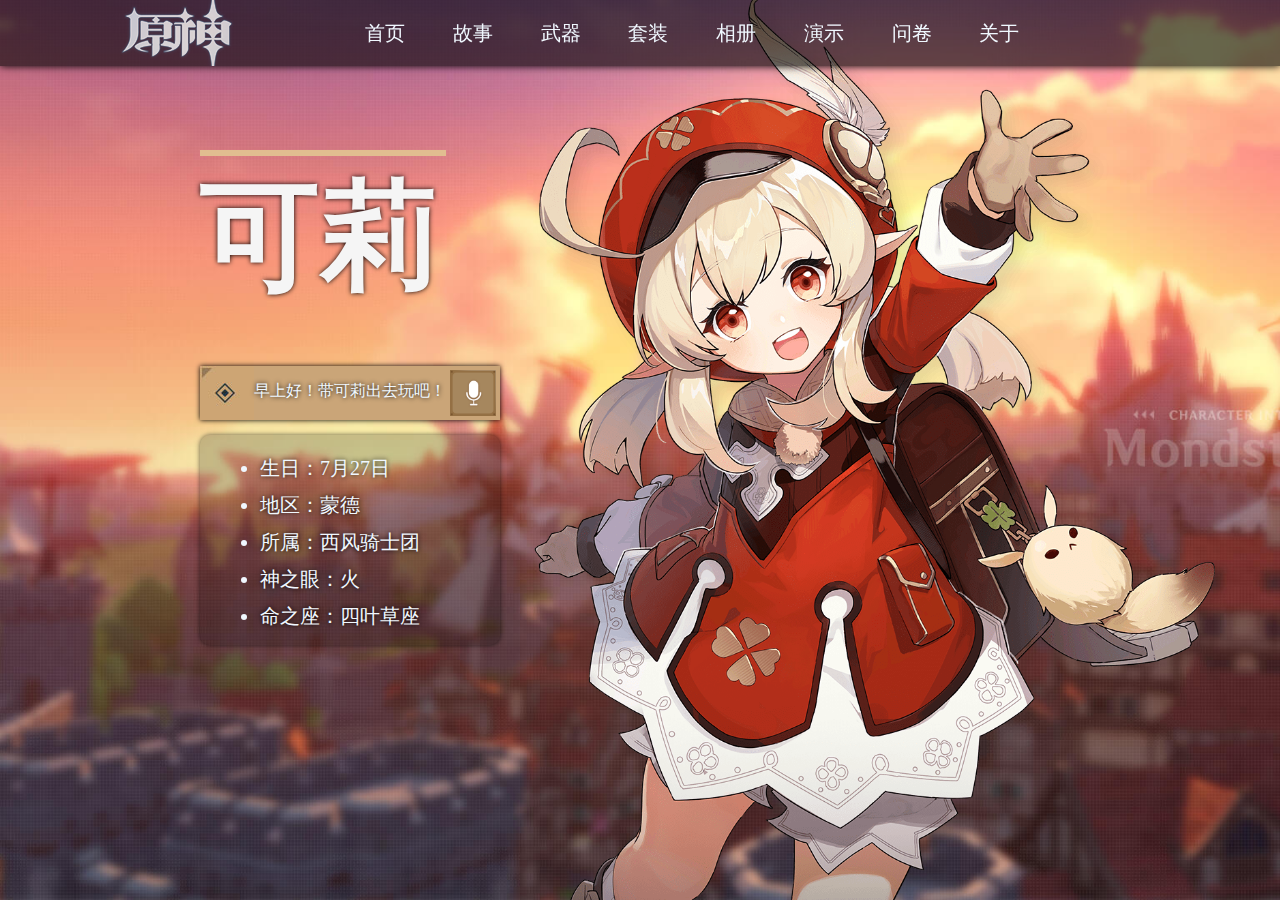
<file: index.html>
<!DOCTYPE html>

<html>
    <head>
        <title>角色介绍：可莉</title>

        <meta charset="utf-8">

        <link href="./css/main.css" rel="stylesheet" type="text/css" />
        <link href="./css/navi.css" rel="stylesheet" type="text/css" />

        <style>
            body {
                background: linear-gradient(rgb(167, 110, 158), rgb(244, 186, 133));

                background-position: center center;
                background-repeat: no-repeat;
                background-attachment: fixed;
                background-size: cover;
            }
            
            #__body {
                opacity: 0;

                transition-property: all;
                transition-duration: 0.5s;
            }

            .frame-box {
                width: 100%;
                height: 100%;
                position: absolute;

                background: linear-gradient(rgb(167, 110, 158), rgb(244, 186, 133));
                
                background-position: center center;
                background-repeat: no-repeat;
                background-attachment: fixed;
                background-size: cover;

                overflow: hidden;
            }

            iframe {
                width: 100%;
                height: 100%;
                position: absolute;

                transition-property: all;
                transition-duration: 0.5s;
            }
        </style>
    </head>

    <body>
        
        <div id="__body">
            <div class="navi-box" id="__navi_box">
                <div class="menu-panel-box">
                    <iframe id="__menu_panel_frame" class="menu-panel-frame" src="./pages/_menu_panel.html" frameborder="0"></iframe>
                </div>

                <div class="navi-bar" id="__navi_bar">
                    <img style="cursor: pointer;" src="./static/genshin-logo.png" onclick="setFrameUrl('https://ys.mihoyo.com/main/')">

                    <table class="navi-table">
                        <tr>
                            <td class="navi-item" onclick="setFrameUrl('./pages/main.html')"><div class="navi-item-stick"></div>首页</td>
                            <td class="navi-item" onclick="setFrameUrl('./pages/main.html#char-story')"><div class="navi-item-stick"></div>故事</td>
                            <td class="navi-item" onclick="setFrameUrl('./pages/weapon.html')"><div class="navi-item-stick"></div>武器</td>
                            <td class="navi-item" onclick="setFrameUrl('./pages/artifact.html')"><div class="navi-item-stick"></div>套装</td>
                            <td class="navi-item" onclick="setFrameUrl('./pages/album.html')"><div class="navi-item-stick"></div>相册</td>
                            <td class="navi-item" onclick="switchNaviBox(0, './pages/_menu_panel.html')"><div class="navi-item-stick"></div><span id="__more_text">演示</span></td>
                            <td class="navi-item" onclick="switchNaviBox(1, './pages/_quest.html')"><div class="navi-item-stick"></div><span id="__more_text_2">问卷</span></td>
                            <td class="navi-item" onclick="setFrameUrl('./pages/about.html')"><div class="navi-item-stick"></div>关于</td>
                        </tr>
                    </table>
                </div>
            </div>

            <div class="frame-box">
                <iframe id="__frame" src="./pages/main.html" frameborder="0"></iframe>
            </div>
        </div>

        <script>
            setTimeout(() => {     
                var body = document.getElementById('__body');
                body.style.opacity = '1';
            }, 500);
            
            (() => {
                    console.log('requesting fullscreen');
                    document.documentElement.requestFullscreen();

                    console.log('init frame.');
                    var frame = document.getElementById('__frame');
                    var menu_frame = document.getElementById('__menu_panel_frame');
    
                    frame.addEventListener( "load", function(){  
                        console.log('frame load complete');
                        frame.style.opacity = '1';

                        this.removeEventListener( "load", arguments.call, false);  
                    }, false);
                    
                    menu_frame.addEventListener( "load", function(){  
                        console.log('menu frame load complete');
                        menu_frame.style.opacity = '1';

                        this.removeEventListener( "load", arguments.call, false);  
                    }, false);
            })();
        </script>

        <script type="text/javascript" src="./js/main.js"></script>
        <script type="text/javascript" src="./js/navi.js"></script>
        
        <audio id="__main_bgm" src="./static/genshin-activity-bgm.mp3" autoplay loop></audio>

        <style>
            @font-face {
              font-family: "hk4e";
              src: url("./fonts/hk4e_zh-cn.ttf");
            }
        </style>
    </body>
</html>
</file>
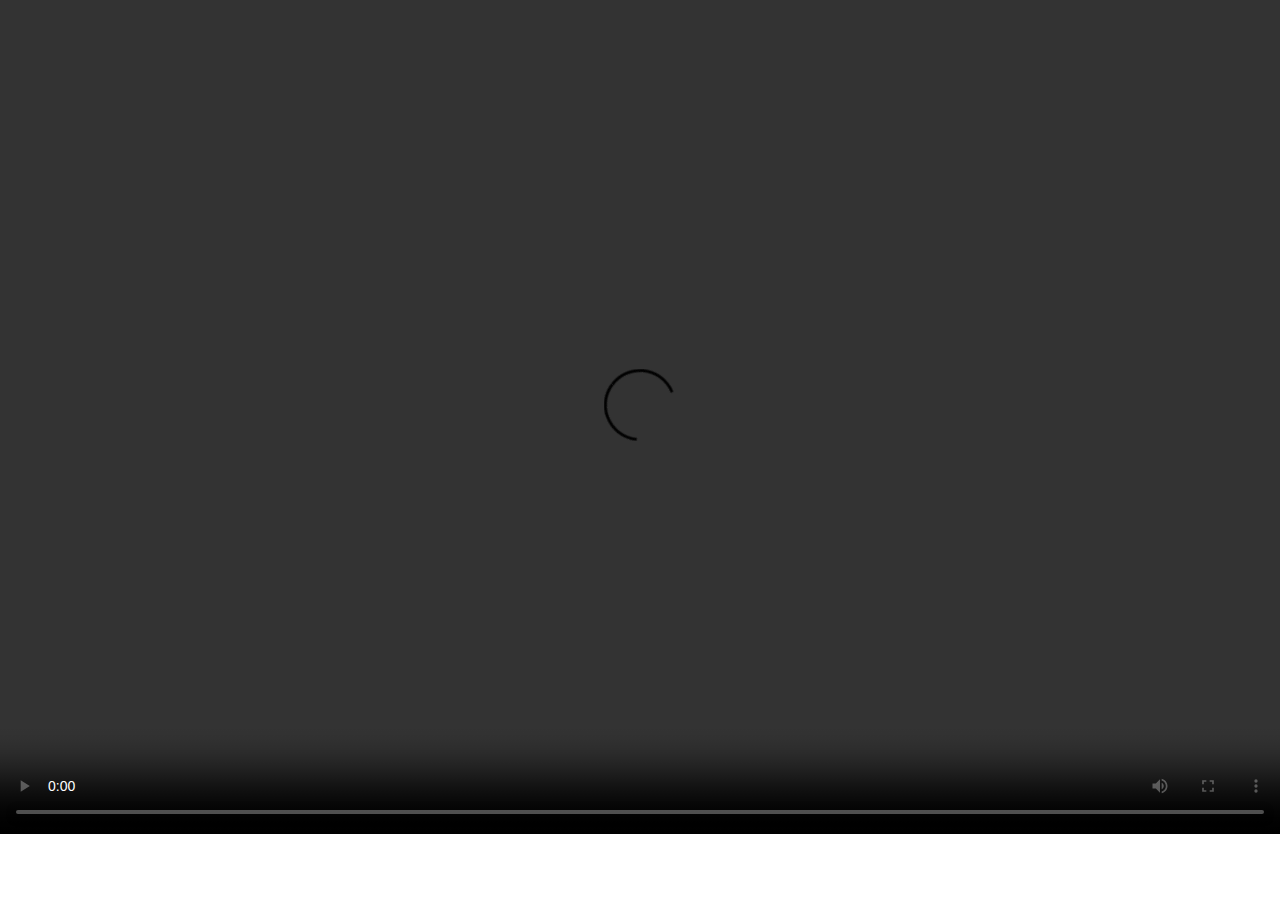
<file: pages/_menu_panel.html>
<!DOCTYPE html>
<html lang="en">
<head>
    <meta charset="UTF-8">
    <meta name="viewport" content="width=device-width, initial-scale=1.0">
    <title>Menu Panel</title>

    <style>
        ::-webkit-scrollbar {
            width: 0px;
        }

        @font-face {
            font-family: "hk4e";
            src: url("../fonts/hk4e_zh-cn.ttf");
        }

        * {
            margin: 0px;
        }

        .menu-panel-body {
            overflow: hidden;
            width: 100%;
            height: 100%;

            background-color: black;
        }

        .menu-panel-img {
            width: 100%;
            height: 100%;
            
            opacity: 0.5;

            object-fit: cover;

            transition-property: all;
            transition-duration: 0.5s;
        }

        .menu-panel-img:hover {
            scale: 1.05;
            opacity: 0.7;
        }

        #__video_char_demo {
            z-index: 999;
            height: 100%;
            width: 100%;
        }
    </style>
</head>
<body>
    <div class="menu-panel-body" id="__panel_body">
        <video id="__video_char_demo" controlslist="nodownload" controls src="https://uploadstatic.mihoyo.com/hk4e/upload/officialsites/202010/可莉game_1603073107_8874.mp4"></video>
    </div>
    
    <script>
        window.onload = () => {
            settingBody();
        };

        window.onresize = () => {
            settingBody();
        }

        function settingBody() {
            console.log('menu panel setting: ' + window.innerWidth + 'x' + window.innerHeight);

            var body = document.getElementById('__panel_body');
            var video = document.getElementById('__video_char_demo');

            var box_height = window.innerHeight - 66;

            body.style.height = box_height + 'px';
            body.style.width = window.innerWidth + 'px';
            video.style.height = box_height + 'px';
            video.style.width = window.innerWidth + 'px';
        }
    </script>
</body>
</html>
</file>
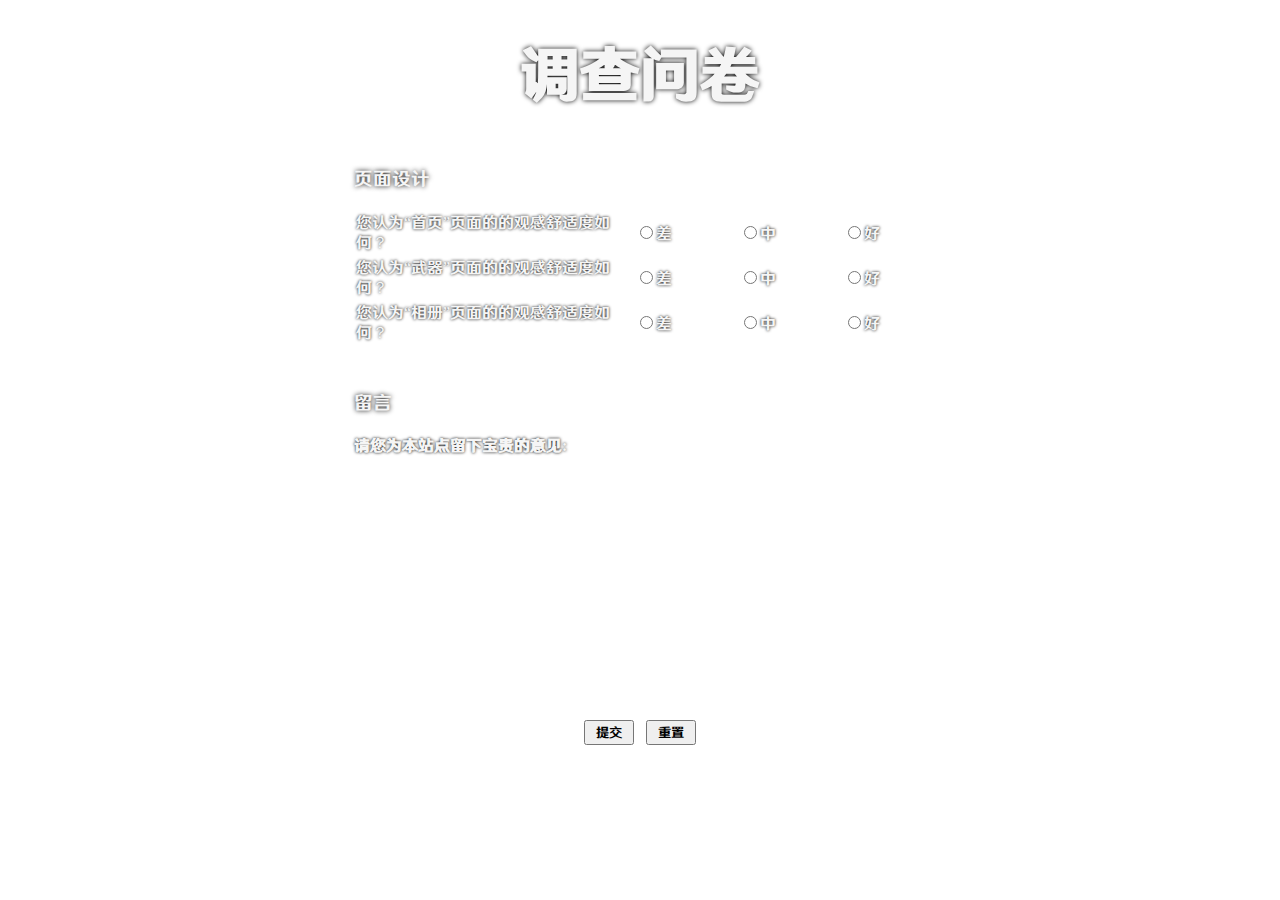
<file: pages/_quest.html>
<!DOCTYPE html>
<html lang="en">

<head>
    <meta charset="UTF-8">
    <meta name="viewport" content="width=device-width, initial-scale=1.0">
    <title>Document</title>

    <style>
            
        @font-face {
          font-family: "hk4e";
          src: url("../fonts/hk4e_zh-cn.ttf");
        }

        .quest-content {
            width: 50%;
            margin: auto;
            height: 50%;
        }

        .quest-header {
            text-align: center;
            font-family: 'hk4e';
            color: whitesmoke;
            text-shadow: 0 0 5px black;
            font-size: 30px;
        }

        .form-section {
            background-color: rgba(255, 255, 255, 0.3);
            padding: 10px;
            border-radius: 10px;
            box-shadow: 0 0 10px rgba(255, 255, 255, 0.3);

            margin-bottom: 20px;
        }

        .text-input-box {
            border-radius: 5px;
            border: 0;

            height: 30px;

            transition-duration: 0.2s;
            transition-property: all;
        }

        .text-input-box:focus {
            outline: 0;
            box-shadow: 0 0 5px black;
        }

        .form-table {
            width: 100%;
        }

        .form-table tr {
            height: 30px;
        }

        .form-topic {
            margin-left: 20px;
            margin-top: 5px;
            font-family: 'hk4e';
            color: whitesmoke;
            font-weight: 100;
            text-shadow: 0 0 5px black;
        }

        .quest-text {
            font-family: 'hk4e';
            padding-left: 20px;
            color:whitesmoke;
            text-shadow: 0 0 3px black;
        }

        .quest-text:hover {
            cursor: default;
        }

        .opt-cell {
            font-family: 'hk4e';
            color: whitesmoke;
            text-shadow: 0 0 3px black;
            width: 100px;
        }

        .form-textarea {
            font-family: 'hk4e';
            margin: 20px;
            padding: 0px;
            resize: none;
            padding: 10px;
            border-radius: 10px;

            transition-property: all;
            transition-duration: 0.3s;
            
            box-shadow: 0 0 5px rgba(255, 255, 255, 0.5);
            background-color: rgba(255, 255, 255, 0.8);

            border: 0;
        }

        .form-textarea:focus {
            outline: 0;
            box-shadow: 0 0 5px rgba(255, 255, 255, 1);
        }

        .function-btn-box {
            margin: auto;
            width: 20%;
            display: flex;
        }

        .function-btn-box input {
            margin: auto;
            height: 25px;
            width: 50px;

            transition-duration: 0.3s;
            transition-property: all;

            font-family: 'hk4e';
        }
    </style>
</head>

<body>
    <div class="quest-header">
        <h1>调查问卷</h1>
    </div>
    <div class="quest-content">
        <form action="./_query_parse.html" target="_blank">
            <div class="form-section">
                <h3 class="form-topic">页面设计</h3>
                <table class="form-table">
                    <tr>
                        <td class="quest-text">您认为“首页”页面的的观感舒适度如何？</td>
                        <td class="opt-cell"><input type="radio" name="MainComfort" value="bad" required>差</td>
                        <td class="opt-cell"><input type="radio" name="MainComfort" value="normal" required>中</td>
                        <td class="opt-cell"><input type="radio" name="MainComfort" value="good" required>好</td>
                    </tr>
                    
                    <tr>
                        <td class="quest-text">您认为“武器”页面的的观感舒适度如何？</td>
                        <td class="opt-cell"><input type="radio" name="WeaponComfort" value="bad" required>差</td>
                        <td class="opt-cell"><input type="radio" name="WeaponComfort" value="normal" required>中</td>
                        <td class="opt-cell"><input type="radio" name="WeaponComfort" value="good" required>好</td>
                    </tr>
                    
                    <tr>
                        <td class="quest-text">您认为“相册”页面的的观感舒适度如何？</td>
                        <td class="opt-cell"><input type="radio" name="MainAlbum" value="bad" required>差</td>
                        <td class="opt-cell"><input type="radio" name="MainAlbum" value="normal" required>中</td>
                        <td class="opt-cell"><input type="radio" name="MainAlbum" value="good" required>好</td>
                    </tr>
                </table>
            </div>

            <div class="form-section">
                <h3 class="form-topic">留言</h3>
                
                <h4 style="color: whitesmoke; font-family: 'hk4e'; text-shadow: 0 0 3px black; padding-left: 20px; margin-bottom: 0px;">请您为本站点留下宝贵的意见:</h4>
                <textarea class="form-textarea" name="issue" rows="10" style="width: calc(100% - 60px)"></textarea>
            </div>

            <div class="form-section">
                <div class="function-btn-box">
                    <input type="submit" value="提交">
                    <input type="reset" value="重置">
                </div>
            </div>
        </form>
    </div>

    <script>
        window.onload = () => {
            checkQueryString();
        }

        function checkQueryString() {
            var alert_msg = '';
            
            var queries = location.search.substring(1).split('&');

            if (queries == '')
                return;

            for (i = 0; i < queries.length; ++i) {
                [k, v] = queries[i].split('=');

                if (v != '')
                    alert_msg += k + ': ' + v + '\n';
            }

            alert('您的提交内容为：\n\n' + alert_msg + '\n感谢您的反馈！');
        }
    </script>
</body>

</html>
</file>
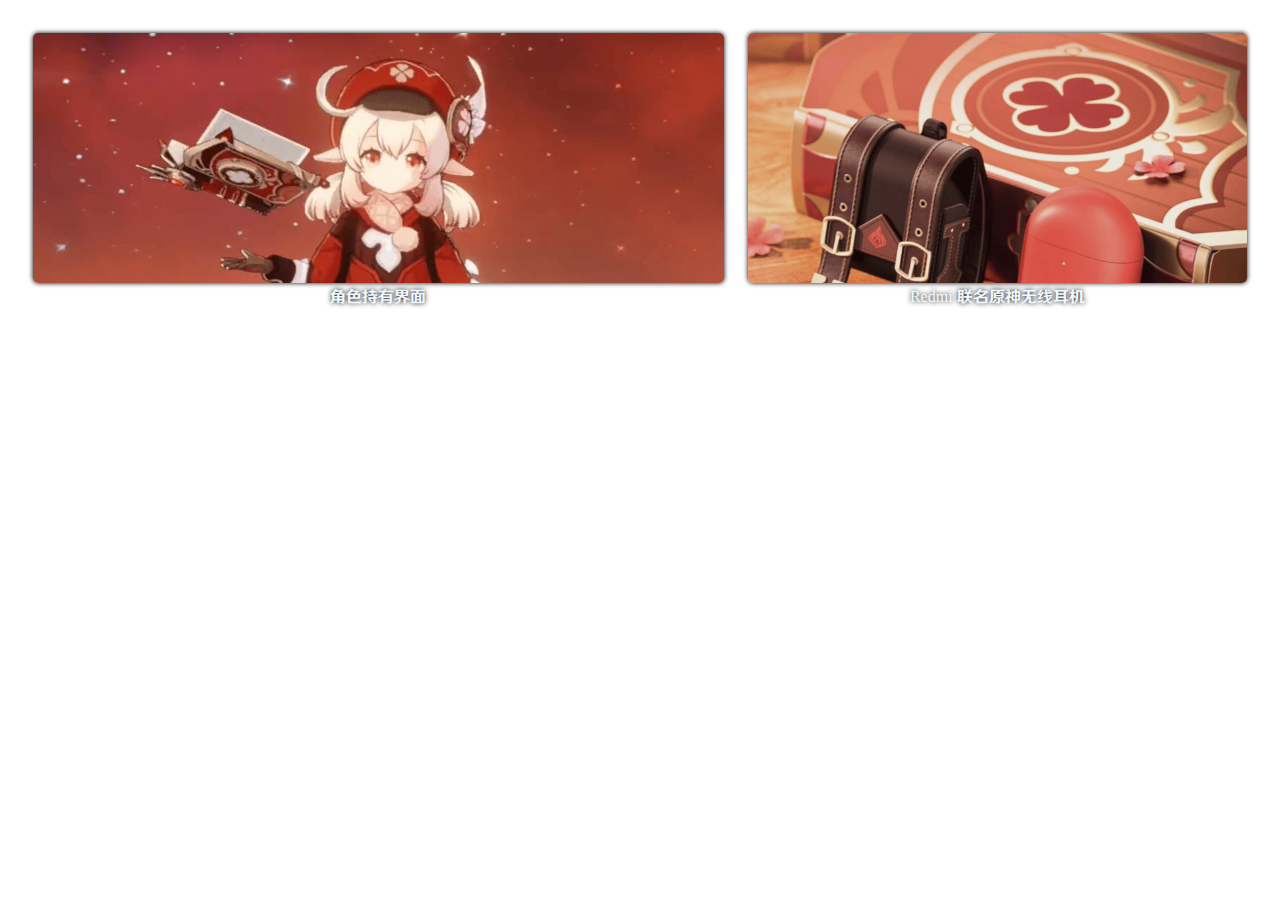
<file: pages/_weapon_album_dodoco.html>
<!DOCTYPE html>

<html>
    <header>
        <style>
            ::-webkit-scrollbar {
                width: 0px;
            }

            html, body {
                scroll-behavior: smooth;
                margin: 10px;
            }
            
            @font-face {
              font-family: "hk4e";
              src: url("../fonts/hk4e_zh-cn.ttf");
            }

            .album-image {
                width: 100%;
            }

            .album-table {
                width: 100%;
            }

            .album-image-cell-box {
                padding: 10px;
                transition-duration: 0.5s;
                transition-property: all;
            }

            .album-image-cell-box:hover {
                scale: 1.03;
                cursor: pointer;
            }
            
            .album-image-cell-box img {
                box-shadow: 0 0 5px black;
                height: 250px;
                border-radius: 5px;
                object-fit: cover;
            }
            
            .album-image-cell-box p {
                font-family: 'hk4e';
                width: 100%;
                color:aliceblue;
                text-shadow: 0 0 5px black;
                text-align: center;
                margin-top: 0px;
            }

            .image-preview-box {
                transition-duration: 0.5s;
                transition-property: all;

                position: fixed;
                width: calc(100% - 45px);
                height: calc(100% - 40px);
                
                z-index: 999;
                opacity: 0;

                border-radius: 10px;
                box-shadow: 0 0 10px rgba(0, 0, 0, 0.5);

                background-color: rgba(0, 0, 0, 0.5);

                display: none;
            }
            
            .image-preview-box div {
                width: 100%;
                height: 80%;

                margin-top: 50px;
                
                text-align: center;
                vertical-align: middle;
            }

            .image-preview-box img {
                height: 100%;
                margin: auto;
                
                border-radius: 5px;
                box-shadow: 0 0 5px black;
            }
        </style>
    </header>

    <body>
        <script>
            function openPreview(img) {
                var prev = document.getElementById('__image_preview_box');
                var prev_img = document.getElementById('__preview_img');

                prev.style.display = 'block';
                prev_img.src = img.src;
                setTimeout(() => {
                    prev.style.opacity = '1';
                }, 100);
            }

            function closePreview() {
                var prev = document.getElementById('__image_preview_box');
                
                prev.style.opacity = '0';

                setTimeout(() => {
                    prev.style.display = 'none';
                }, 500);
            }
        </script>

        <div class="image-preview-box" id="__image_preview_box">
            <div onclick="closePreview()">
                <img id="__preview_img" src="../static/weapons/dodoco_stories/img_1.png" onclick="closePreview()">
            </div>
        </div>
        <div class="album-table-box">
            <table class="album-table">
                <tr>
                    <td class="album-image-cell">
                        <div class="album-image-cell-box">
                            <img class="album-image" src="../static/weapons/dodoco_stories/img_1.png" onclick="openPreview(this)">
                            <p>角色持有界面</p>
                        </div>
                    </td>

                    <td class="album-image-cell">
                        <div class="album-image-cell-box">
                            <img class="album-image" src="../static/weapons/dodoco_stories/img_2.png" onclick="openPreview(this)">
                            <p>Redmi 联名原神无线耳机</p>
                        </div>
                    </td>
                </tr>
            </table>
        </div>
    </body>
</html>
</file>
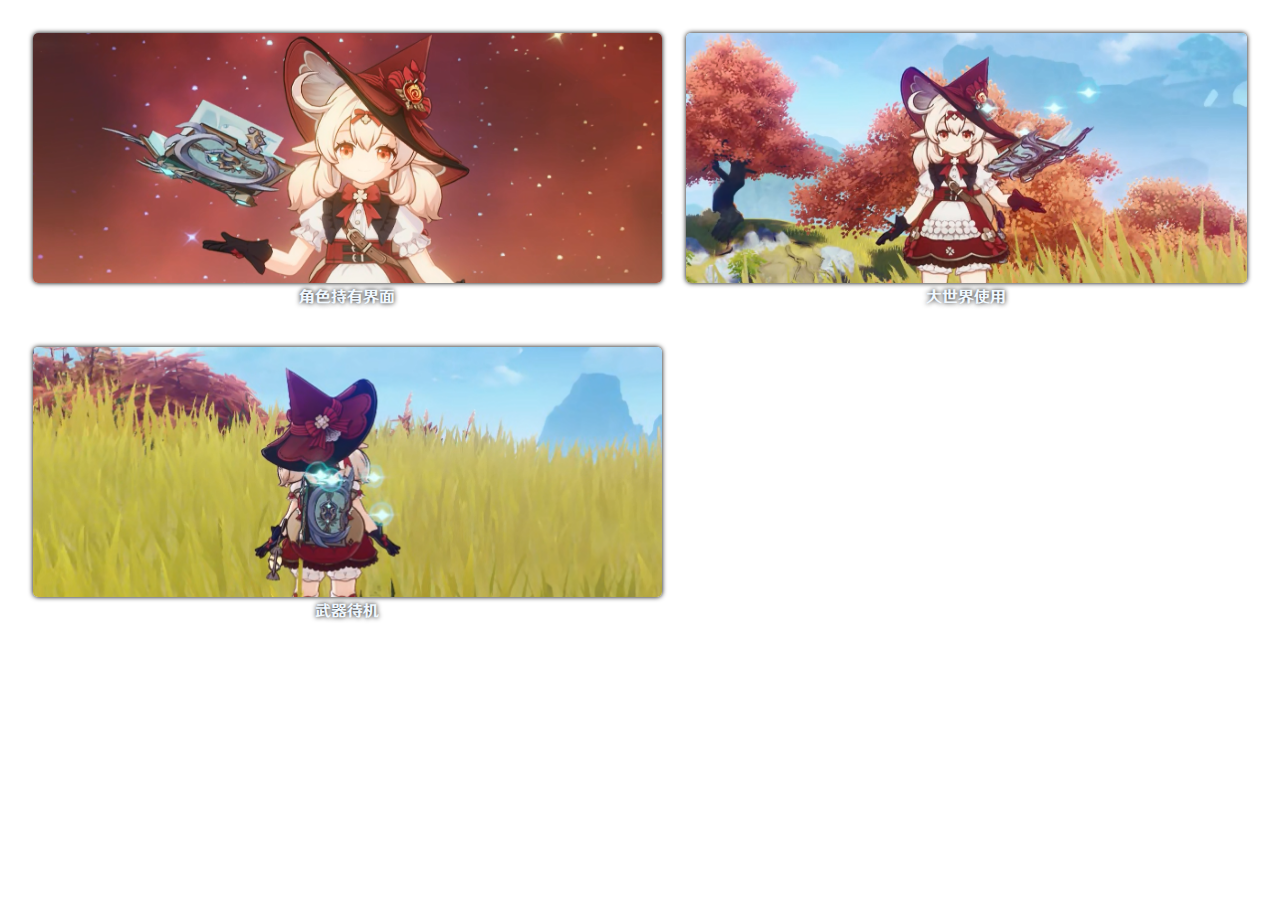
<file: pages/_weapon_album_wind.html>
<!DOCTYPE html>

<html>
    <header>
        <style>
            ::-webkit-scrollbar {
                width: 0px;
            }

            html, body {
                scroll-behavior: smooth;
                margin: 10px;
            }
            
            @font-face {
              font-family: "hk4e";
              src: url("../fonts/hk4e_zh-cn.ttf");
            }

            .album-image {
                width: 100%;
            }

            .album-table {
                width: 100%;
            }

            .album-image-cell-box {
                padding: 10px;
                transition-duration: 0.5s;
                transition-property: all;
            }

            .album-image-cell-box:hover {
                scale: 1.03;
                cursor: pointer;
            }
            
            .album-image-cell-box img {
                box-shadow: 0 0 5px black;
                height: 250px;
                border-radius: 5px;
                object-fit: cover;
            }
            
            .album-image-cell-box p {
                font-family: 'hk4e';
                width: 100%;
                color:aliceblue;
                text-shadow: 0 0 5px black;
                text-align: center;
                margin-top: 0px;
            }

            .image-preview-box {
                transition-duration: 0.5s;
                transition-property: all;

                position: fixed;
                width: calc(100% - 45px);
                height: calc(100% - 40px);
                
                z-index: 999;
                opacity: 0;

                border-radius: 10px;
                box-shadow: 0 0 10px rgba(0, 0, 0, 0.5);

                background-color: rgba(0, 0, 0, 0.5);

                display: none;
            }
            
            .image-preview-box div {
                width: 100%;
                height: 80%;

                margin-top: 50px;
                
                text-align: center;
                vertical-align: middle;
            }

            .image-preview-box img {
                height: 100%;
                margin: auto;
                
                border-radius: 5px;
                box-shadow: 0 0 5px black;
            }
        </style>
    </header>

    <body>
        <script>
            function openPreview(img) {
                var prev = document.getElementById('__image_preview_box');
                var prev_img = document.getElementById('__preview_img');

                prev.style.display = 'block';
                prev_img.src = img.src;
                setTimeout(() => {
                    prev.style.opacity = '1';
                }, 100);
            }

            function closePreview() {
                var prev = document.getElementById('__image_preview_box');
                
                prev.style.opacity = '0';

                setTimeout(() => {
                    prev.style.display = 'none';
                }, 500);
            }
        </script>

        <div class="image-preview-box" id="__image_preview_box">
            <div onclick="closePreview()">
                <img id="__preview_img" src="../static/weapons/dodoco_stories/img_1.png" onclick="closePreview()">
            </div>
        </div>
        <div class="album-table-box">
            <table class="album-table">
                <tr>
                    <td class="album-image-cell">
                        <div class="album-image-cell-box">
                            <img class="album-image" src="../static/weapons/four_wind/weapon_hold.png" onclick="openPreview(this)">
                            <p>角色持有界面</p>
                        </div>
                    </td>

                    <td class="album-image-cell">
                        <div class="album-image-cell-box">
                            <img class="album-image" src="../static/weapons/four_wind/weapon_use.png" onclick="openPreview(this)">
                            <p>大世界使用</p>
                        </div>
                    </td>
                </tr>

                <tr>
                    <td class="album-image-cell">
                        <div class="album-image-cell-box">
                            <img class="album-image" src="../static/weapons/four_wind/weapon_back.png" onclick="openPreview(this)">
                            <p>武器待机</p>
                        </div>
                    </td>
                </tr>
            </table>
        </div>
    </body>
</html>
</file>
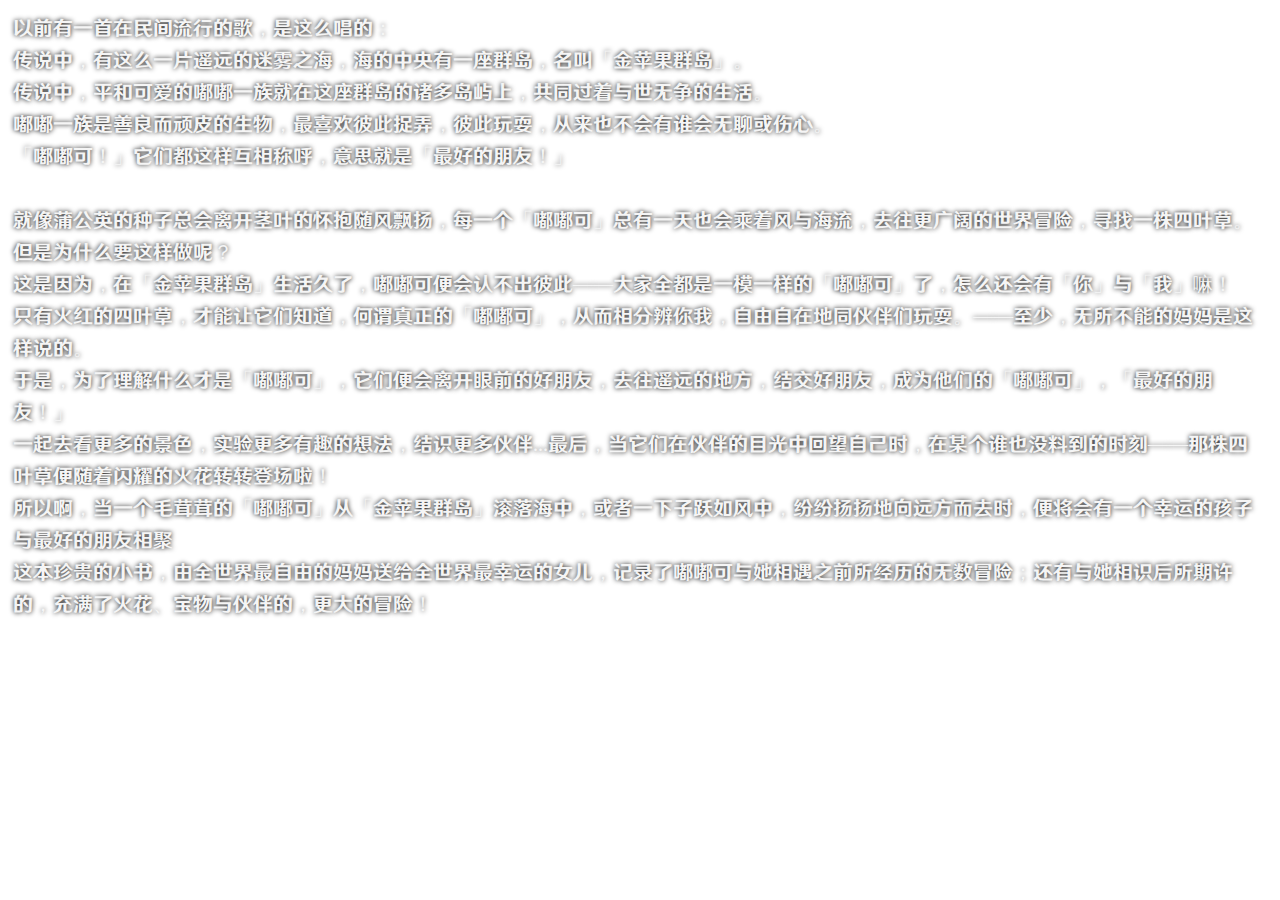
<file: pages/_weapon_story_dodoco.html>
<!DOCTYPE html>

<html>
    <head>
        <style>
            ::-webkit-scrollbar {
                width: 0px;
            }

            html, body {
                scroll-behavior: smooth;
            }
            
            @font-face {
              font-family: "hk4e";
              src: url("../fonts/hk4e_zh-cn.ttf");
            }

            .story-text {
                color: whitesmoke;
                font-family: 'hk4e';
                line-height: 32px;
                padding: 5px;
                text-shadow: 0 0 5px black;
                font-size: 20px;
            }

            .story-text:hover {
                cursor: default;
            }
        </style>
    </head>
    
    <body>
        <div class="story-text">
        以前有一首在民间流行的歌，是这么唱的：
        <br>
        传说中，有这么一片遥远的迷雾之海，海的中央有一座群岛，名叫「金苹果群岛」。
        <br>
        传说中，平和可爱的嘟嘟一族就在这座群岛的诸多岛屿上，共同过着与世无争的生活。
        <br>
        嘟嘟一族是善良而顽皮的生物，最喜欢彼此捉弄，彼此玩耍，从来也不会有谁会无聊或伤心。
        <br>
        「嘟嘟可！」它们都这样互相称呼，意思就是「最好的朋友！」
        <br>
        <br>

        就像蒲公英的种子总会离开茎叶的怀抱随风飘扬，每一个「嘟嘟可」总有一天也会乘着风与海流，去往更广阔的世界冒险，寻找一株四叶草。
        <br>
        但是为什么要这样做呢？
        <br>
        这是因为，在「金苹果群岛」生活久了，嘟嘟可便会认不出彼此——大家全都是一模一样的「嘟嘟可」了，怎么还会有「你」与「我」嘛！
        <br>
        只有火红的四叶草，才能让它们知道，何谓真正的「嘟嘟可」，从而相分辨你我，自由自在地同伙伴们玩耍。——至少，无所不能的妈妈是这样说的。
        <br>
        于是，为了理解什么才是「嘟嘟可」，它们便会离开眼前的好朋友，去往遥远的地方，结交好朋友，成为他们的「嘟嘟可」，「最好的朋友！」
        <br>
        一起去看更多的景色，实验更多有趣的想法，结识更多伙伴...最后，当它们在伙伴的目光中回望自己时，在某个谁也没料到的时刻——那株四叶草便随着闪耀的火花转转登场啦！
        <br>
        所以啊，当一个毛茸茸的「嘟嘟可」从「金苹果群岛」滚落海中，或者一下子跃如风中，纷纷扬扬地向远方而去时，便将会有一个幸运的孩子与最好的朋友相聚
        <br>
        这本珍贵的小书，由全世界最自由的妈妈送给全世界最幸运的女儿，记录了嘟嘟可与她相遇之前所经历的无数冒险；还有与她相识后所期许的，充满了火花、宝物与伙伴的，更大的冒险！
        <br>
        </div>
    </body>
</html>
</file>
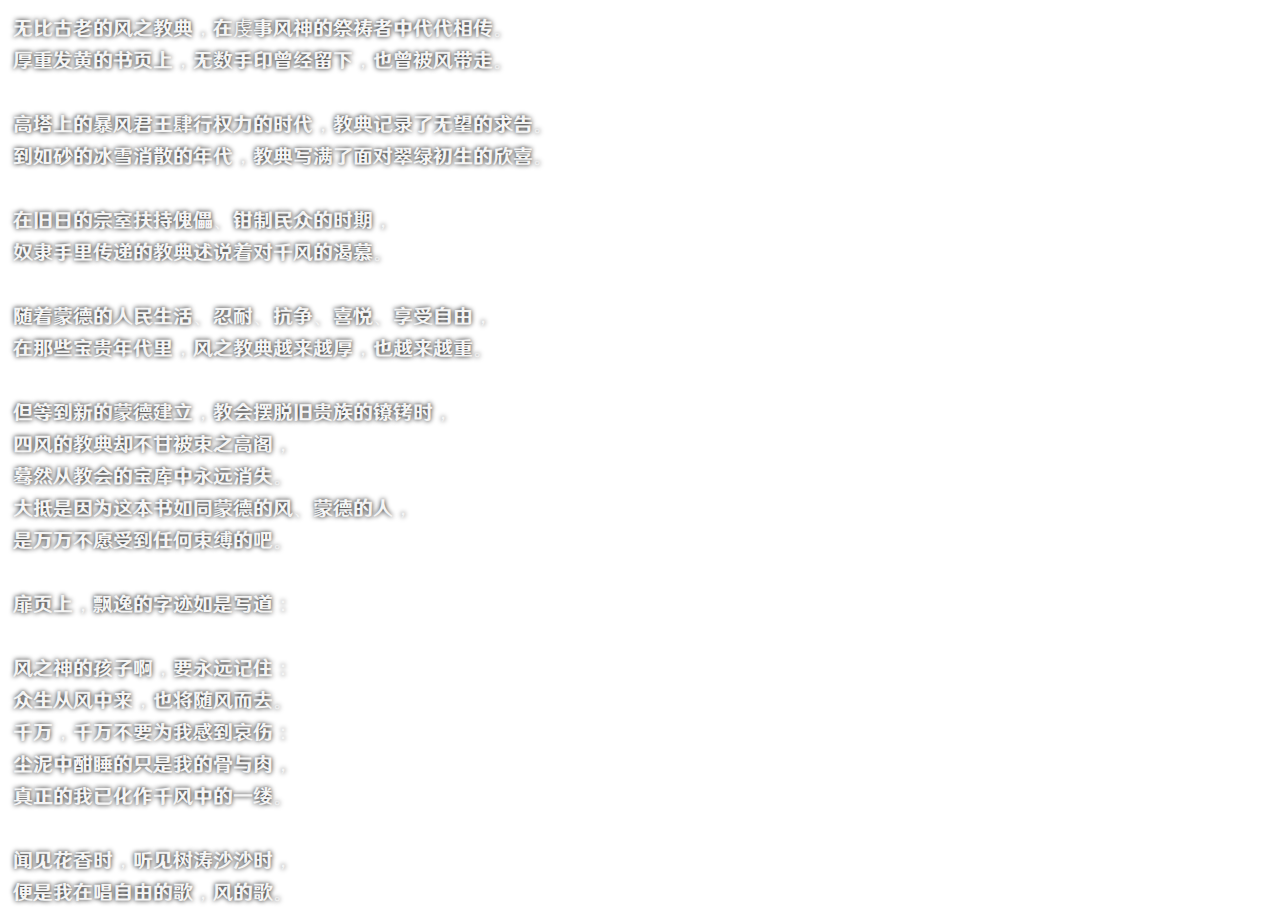
<file: pages/_weapon_story_wind.html>
<!DOCTYPE html>

<html>
    <head>
        <style>
            ::-webkit-scrollbar {
                width: 0px;
            }

            html, body {
                scroll-behavior: smooth;
            }
            
            @font-face {
              font-family: "hk4e";
              src: url("../fonts/hk4e_zh-cn.ttf");
            }

            .story-text {
                color: whitesmoke;
                font-family: 'hk4e';
                line-height: 32px;
                padding: 5px;
                text-shadow: 0 0 5px black;
                font-size: 20px;
            }

            .story-text:hover {
                cursor: default;
            }
        </style>
    </head>
    
    <body>
        <div class="story-text">
            无比古老的风之教典，在虔事风神的祭祷者中代代相传。<br>
            厚重发黄的书页上，无数手印曾经留下，也曾被风带走。<br><br>
            高塔上的暴风君王肆行权力的时代，教典记录了无望的求告。<br>
            到如砂的冰雪消散的年代，教典写满了面对翠绿初生的欣喜。<br><br>
            在旧日的宗室扶持傀儡、钳制民众的时期，<br>
            奴隶手里传递的教典述说着对千风的渴慕。<br><br>
            随着蒙德的人民生活、忍耐、抗争、喜悦、享受自由，<br>
            在那些宝贵年代里，风之教典越来越厚，也越来越重。<br><br>
            但等到新的蒙德建立，教会摆脱旧贵族的镣铐时，<br>
            四风的教典却不甘被束之高阁，<br>
            蓦然从教会的宝库中永远消失。<br>
            大抵是因为这本书如同蒙德的风、蒙德的人，<br>
            是万万不愿受到任何束缚的吧。<br><br>
            扉页上，飘逸的字迹如是写道：<br><br>
            风之神的孩子啊，要永远记住：<br>
            众生从风中来，也将随风而去。<br>
            千万，千万不要为我感到哀伤：<br>
            尘泥中酣睡的只是我的骨与肉，<br>
            真正的我已化作千风中的一缕。<br><br>
            闻见花香时，听见树涛沙沙时，<br>
            便是我在唱自由的歌，风的歌。<br>
        </div>
    </body>
</html>
</file>
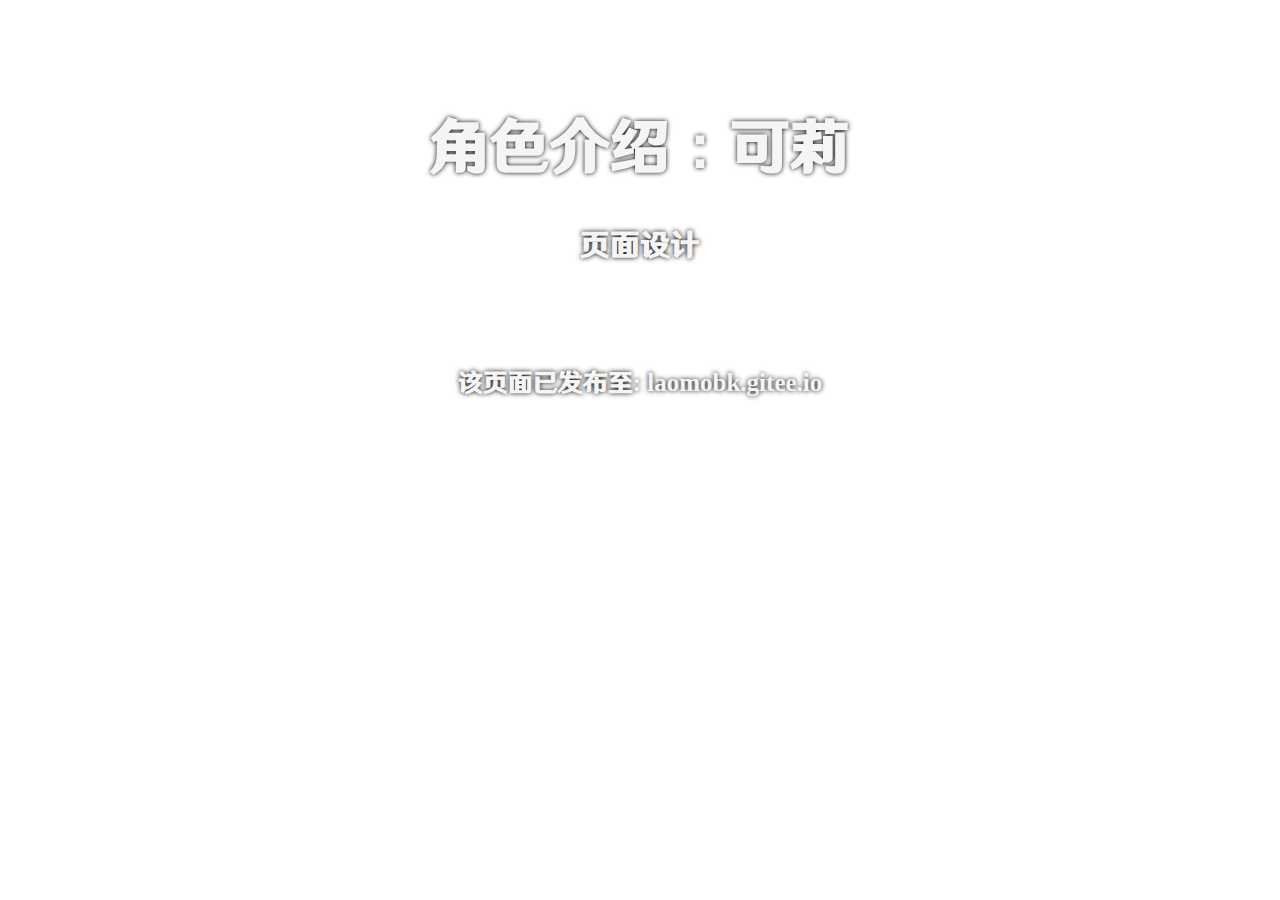
<file: pages/about.html>
<!DOCTYPE html>
<html lang="en">
<head>
    <meta charset="UTF-8">
    <meta name="viewport" content="width=device-width, initial-scale=1.0">
    <title>Document</title>

    <style>
        @font-face {
          font-family: "hk4e";
          src: url("../fonts/hk4e_zh-cn.ttf");
        }
    </style>
    
    <link href="../css/about.css" rel="stylesheet" type="text/css" />
</head>
<body>
    <div class="text-box">
        <h1>角色介绍：可莉</h1>
        <h3>页面设计</h3>
        <br>

        <br>
        <h4>该页面已发布至: laomobk.gitee.io</h4>
    </div>
</body>
</html>
</file>
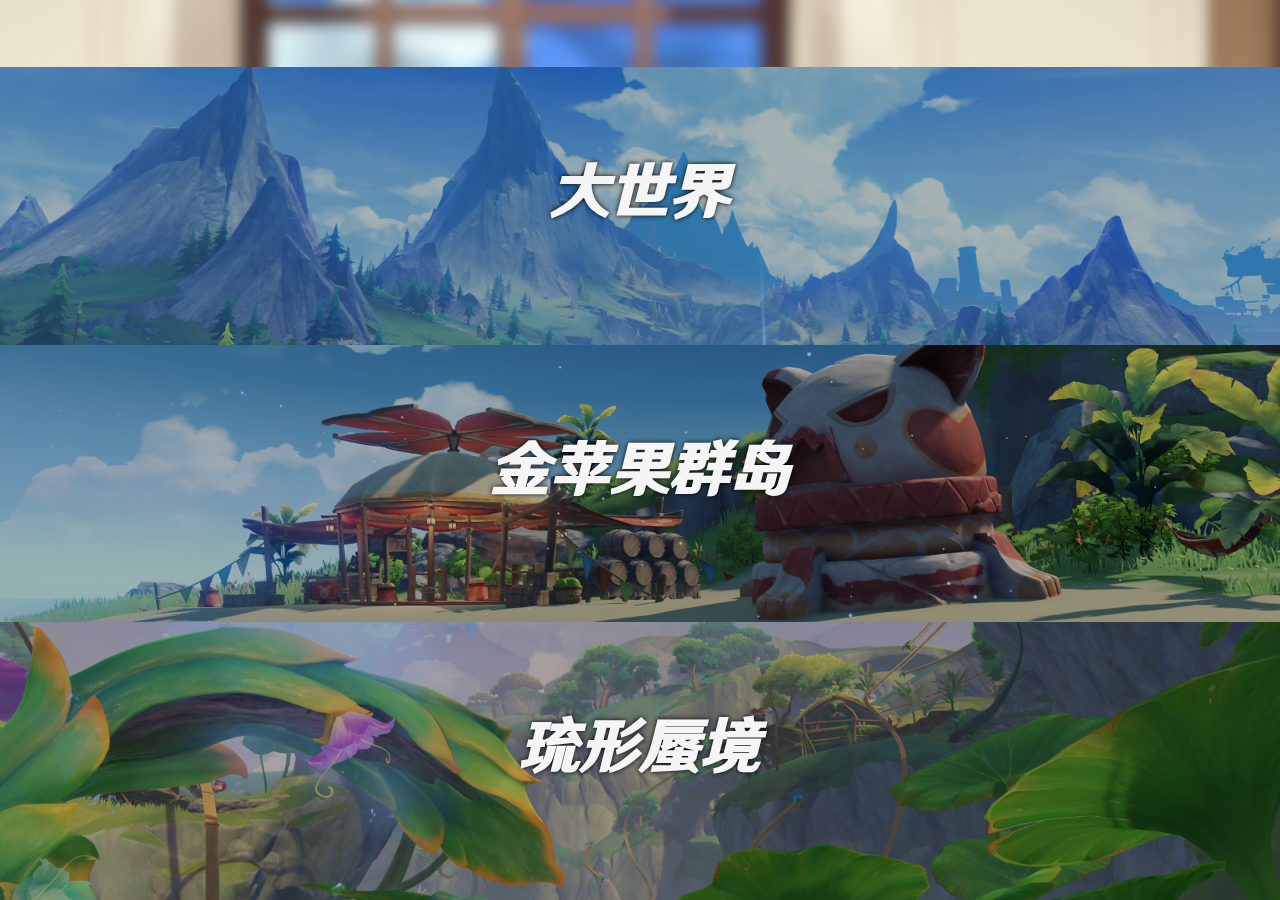
<file: pages/album.html>
<!DOCTYPE html>

<html>
    <head>
        <link href="/css/album.css" rel="stylesheet" type="text/css" />

        <style>
            @font-face {
              font-family: "hk4e";
              src: url("../fonts/hk4e_zh-cn.ttf");
            }
        </style>
    </head>

    <body>
        <div class="main-box" id="__main_box">
            <div class="main-content-box">
                <div class="collection-poster-container" id="__collection_poster_container">
                    <div class="collection-poster-box" onclick="swipeContainerWith('大世界', 'BigWorld', '15')" id="__collection_poster_box_1">
                        <div class="collection-poster-img" id="__poster_img_1"></div>
                        
                        <div class="poster-title-box">
                            <h1>大世界</h1>
                        </div>
                    </div>
                    <div class="collection-poster-box" onclick="swipeContainerWith('金苹果群岛', 'GoldenApple', '16')" id="__collection_poster_box_2">
                        <div class="collection-poster-img" id="__poster_img_2"></div>
                        
                        <div class="poster-title-box">
                            <h1>金苹果群岛</h1>
                        </div>
                    </div>
                    <div class="collection-poster-box" onclick="swipeContainerWith('琉形蜃境', 'VeluriyamMirage', '13')" id="__collection_poster_box_3">
                        <div class="collection-poster-img" id="__poster_img_3"></div>
                        
                        <div class="poster-title-box">
                            <h1>琉形蜃境</h1>
                        </div>
                    </div>
                </div>

                <div class="album-frame-container" id="__album_frame_container">
                    <div class="album-frame-window" id="__album_frame_window">
                        <div class="album-frame-window-top">
                            <div class="album-frame-window-back-btn" onclick="swipeBackContainer()">x</div>
                            <div class="album-frame-window-title" id="__album_frame_window_title">Window Title</div>
                        </div>
                        
                        <div class="album-page-frame-box">
                            <iframe id="__album_page_frame" src="./_album_page.html" frameborder="0"></iframe>
                        </div>
                    </div>
                </div>
            </div>
        </div>

        <script type="text/javascript" src="../js/album.js"></script>
    </body>
</html>
</file>
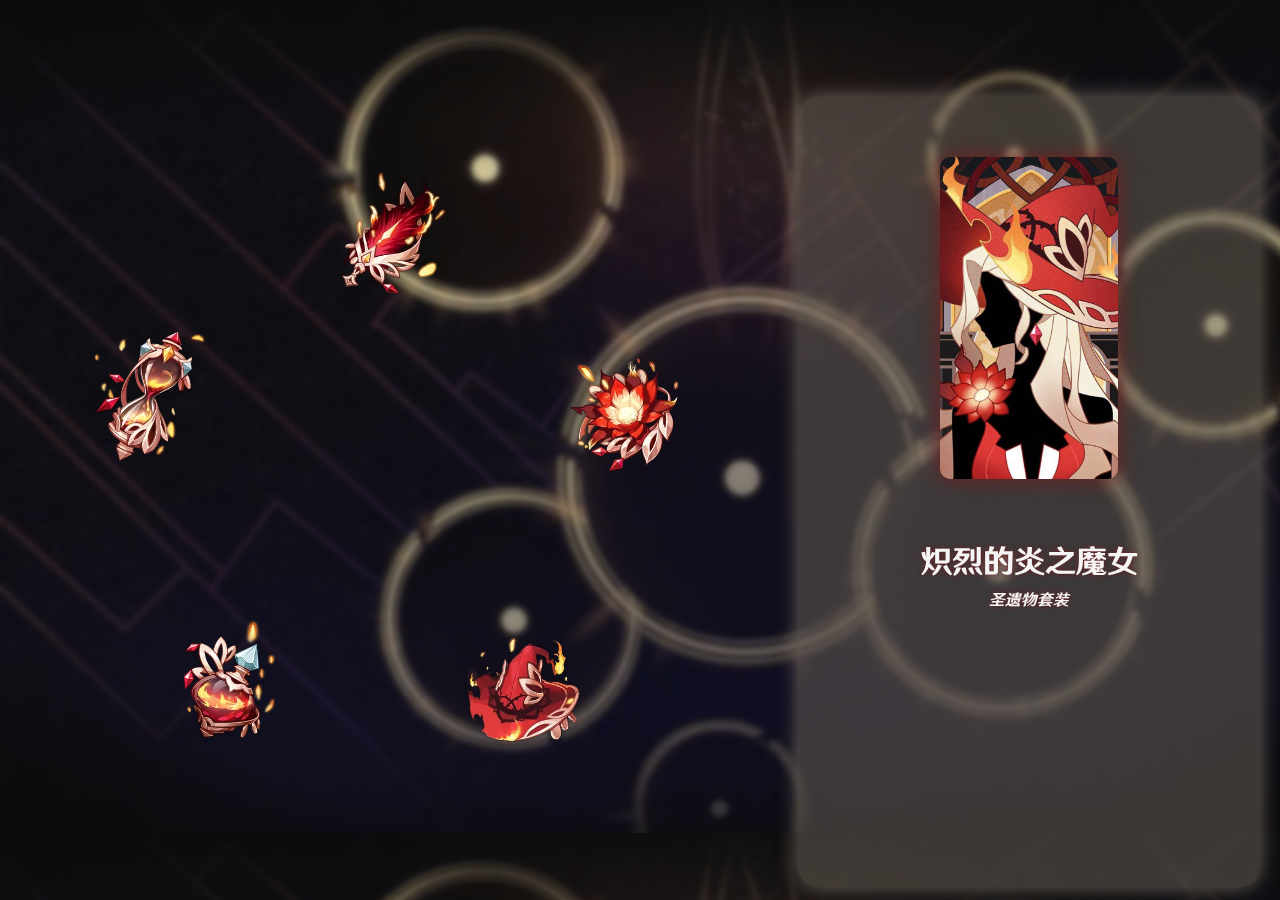
<file: pages/artifact.html>
<!DOCTYPE html>
<html lang="en">
<head>
    <meta charset="UTF-8">
    <meta name="viewport" content="width=device-width, initial-scale=1.0">
    <title>Document</title>

    <style>
        @font-face {
          font-family: "hk4e";
          src: url("../fonts/hk4e_zh-cn.ttf");
        }
    </style>

    <link href="../css/artifact.css" rel="stylesheet" type="text/css" />

</head>
<body>
    <div class="main-content-box" id="__main_content_box">
        <canvas id="__main_canvas"></canvas>
        <div class="detail-box" id="__detail_box">
            <div class="detail-panel-cover" id="__detail_panel_cover">
                <div class="artf-cover">
                    <div class="artf-cover-box">
                        <img src="../static/witch.png">
                    </div>
                </div>

                <div class="artf-set-title" id="__artf_set_title">
                    炽烈的炎之魔女
                </div>
                
                <div class="artf-set-sub-title" id="__artf_set_sub_title">
                    圣遗物套装
                </div>
            </div>

            <div class="detail-panel-cover" id="__detail_panel_piece">
                <div class="artf-cover">
                    <div class="artf-piece-box" id="__artf_img"></div>
                </div>

                <div class="detail-text" id="__detail_name">
                    魔女的炎之花
                </div>

                <div class="detail-text" id="__detail_sub">
                    曾经梦想烧尽世间魔物的魔女触碰过的花朵。<br>无名的火舌温暖地舔舐触碰它的人。
                </div>

                <div class="detail-text" id="__detail_story">
                    就物种而言平凡无奇的寻常花朵，<br>
                    却在持续抗拒着炎之魔女的焚烧。<br>
                    <br>
                    百年前的灾厄到来时，少女失去了被许诺拥有的一切。<br>
                    珍惜的人们、往昔的岁月、灿烂的未来，全部碎裂了。<br>
                    <br>
                    从烟与余烬中，炎之魔女诞生了，用火灭却一切伤痛。<br>
                    但这朵花始终烧不尽，始终保持着生机、柔软与湿润，<br>
                    或许其中承载着的痛苦与美好记忆各是她的一体两面。<br>
                </div>
            </div>
        </div>
    </div>

    <script type="text/javascript" src="../js/artifact.js"></script>
</body>
</html>
</file>
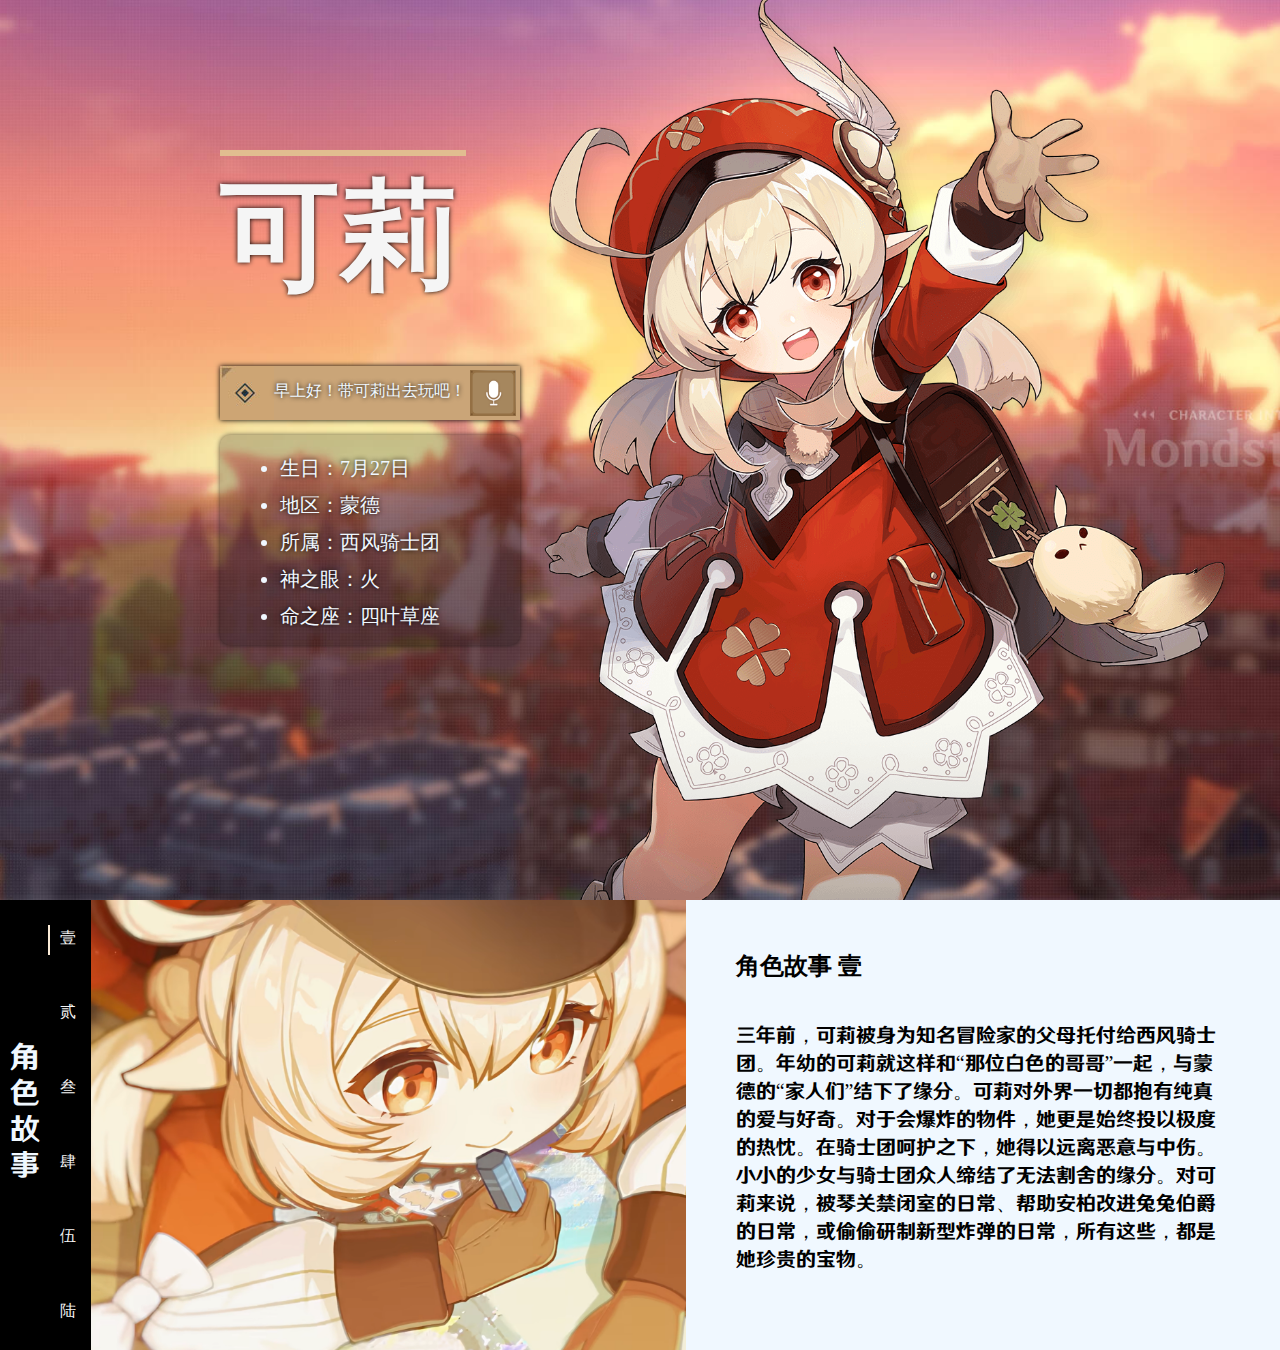
<file: pages/main.html>
<!DOCTYPE html>

<html>
    <head>
        <link href="../css/main.css" rel="stylesheet" type="text/css" />
    </head>

    <body>
        <div class="main-box" id="__main_box">
            <div class="char-box" id="__char_box">
                <div class="detail-box">
                    <div class="hr-box"></div>
                    <div class="name-box" onclick="switchCharBox()"><b>可莉</b>
                    <p id="__char_sub_title">「琪花星烛」</p>
                    </div>
                    <div class="voice-box">
                        <div class="voice-dot"></div>
                        <span class="voice-text">
                            早上好！带可莉出去玩吧！
                        </span>
                        <div class="voice-mic" onclick="playAudioClip('__klee_voice')"></div>
                    </div>

                    <div class="info-box">
                        <ul>
                            <li>生日：7月27日</li>
                            <li>地区：蒙德</li>
                            <li>所属：西风骑士团</li>
                            <li>神之眼：火</li>
                            <li>命之座：四叶草座</li>
                    </div>

                    <div class="char-slogan" id="__char_slogan">
                        <img src="../static/klee_slogan.png">
                    </div>
                </div>
            </div>
        </div>

        <div id="char-story"></div>

        <div class="story-box">
            <div class="story-box-title">
                <div class="story-box-title-content">角色故事</div>
            </div>
            <div class="story-box-nav">
                <table class="story-box-nav-table">
                    <tr><td class="story-box-nav-item" onclick="setCharacterStory(0)">
                        <div id="__story_stick_0" class="story-box-nav-stick"></div>壹</td>
                    </tr>
                    
                    <tr><td class="story-box-nav-item" onclick="setCharacterStory(1)">
                        <div id="__story_stick_1" class="story-box-nav-stick"></div>贰</td>
                    </tr>
                    
                    <tr><td class="story-box-nav-item" onclick="setCharacterStory(2)">
                        <div id="__story_stick_2" class="story-box-nav-stick"></div>叁</td>
                    </tr>
                    
                    <tr><td class="story-box-nav-item" onclick="setCharacterStory(3)">
                        <div id="__story_stick_3" class="story-box-nav-stick"></div>肆</td>
                    </tr>
                    
                    <tr><td class="story-box-nav-item" onclick="setCharacterStory(4)">
                        <div id="__story_stick_4" class="story-box-nav-stick"></div>伍</td>
                    </tr>
                    
                    <tr><td class="story-box-nav-item" onclick="setCharacterStory(5)">
                        <div id="__story_stick_5" class="story-box-nav-stick"></div>陆</td>
                    </tr>
                </table>
            </div>
            <div class="story-box-left-banner">
                <img src="../static/design_banner.png">
            </div>
            <div class="story-box-right">
                <div class="story-box-content" id="__story_box_content">
                    <h2>角色故事 壹</h2>
                    <p id="__story_content">
                        三年前，可莉被身为知名冒险家的父母托付给西风骑士团。年幼的可莉就这样和“那位白色的哥哥”一起，与蒙德的“家人们”结下了缘分。可莉对外界一切都抱有纯真的爱与好奇。对于会爆炸的物件，她更是始终投以极度的热忱。在骑士团呵护之下，她得以远离恶意与中伤。小小的少女与骑士团众人缔结了无法割舍的缘分。对可莉来说，被琴关禁闭室的日常、帮助安柏改进兔兔伯爵的日常，或偷偷研制新型炸弹的日常，所有这些，都是她珍贵的宝物。
                    </p>
                </div>
            </div>
        </div>
        
        <audio id="__klee_voice" src="../static/klee-voice.mp3"></audio>
        
        <script type="text/javascript" src="../js/main.js"></script>

        <style>
            @font-face {
              font-family: "hk4e";
              src: url("../fonts/hk4e_zh-cn.ttf");
            }
        </style>
    </body>
</html>
</file>
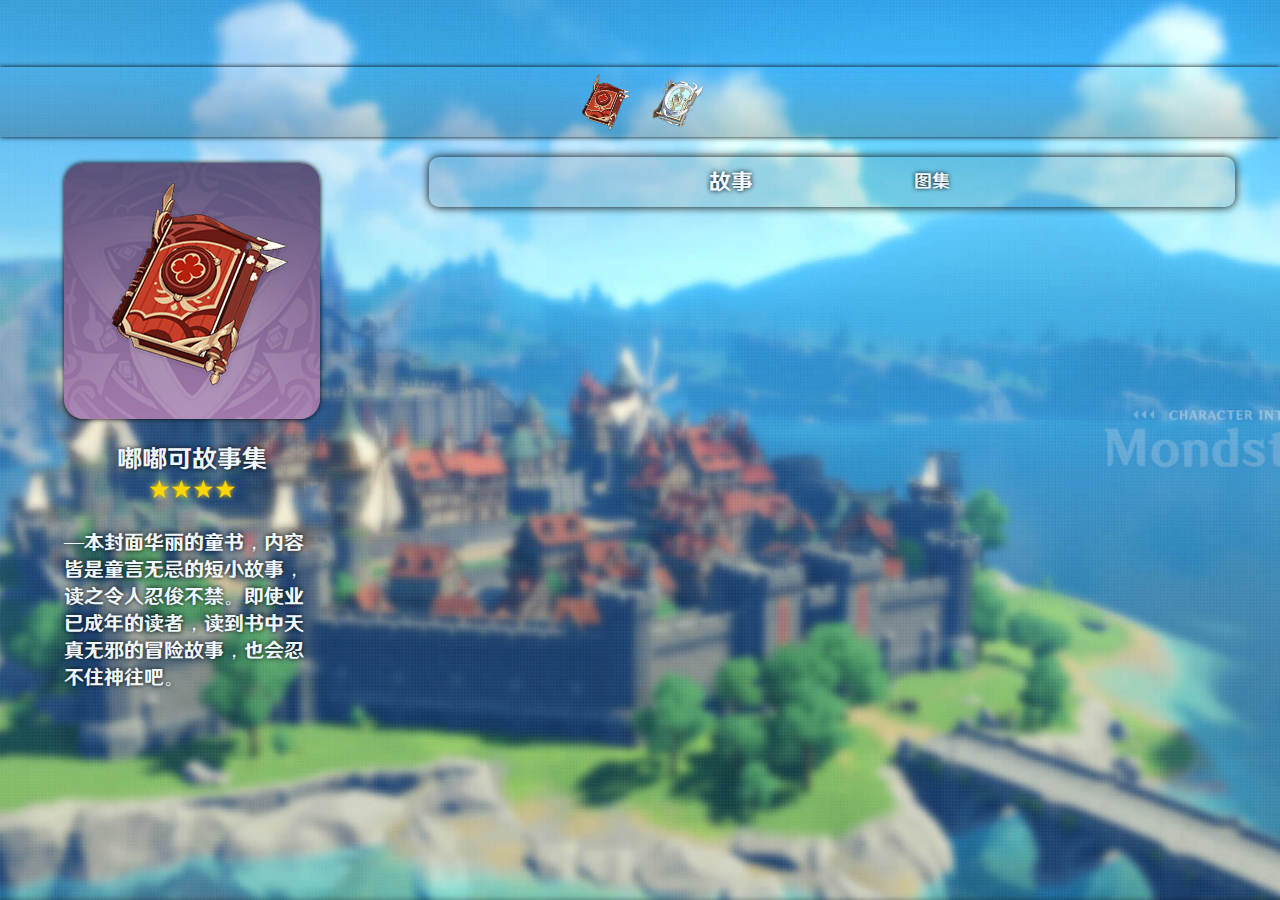
<file: pages/weapon.html>
<!DOCTYPE html>

<html>
    <head>
        <link href="/css/weapon.css" rel="stylesheet" type="text/css" />

        <style>
            @font-face {
              font-family: "hk4e";
              src: url("../fonts/hk4e_zh-cn.ttf");
            }
        </style>
    </head>

    <body>
        <div class="main-box" id="__main_box">
            <div class="main-content-box">
                <div class="weapon-navi" id="__weapon_navi">
                    <table class="weapon-navi-table">
                        <tbody>
                            <tr>
                                <td class="weapon-navi-item" onclick="onWeaponNaviClick(0)">
                                    <img src="../static/weapon_dodoco.png" class="weapon-img">
                                </td>
                                <td class="weapon-navi-item" onclick="onWeaponNaviClick(1)">
                                    <img src="../static/weapon_wind.png" class="weapon-img">
                                </td>
                            </tr>
                        </tbody>
                    </table>
                </div>
                <div class="weapon-stage-box" id="__weapon_stage_0">
                    <div class="weapon-view-left" id="__weapon_view_left">
                        <div class="weapon-display-box">
                            <div class="weapon-display-panel">
                                <img class="weapon-display-image" src="../static/weapon_dodoco.png">
                                <div class="weapon-display-border"></div>
                            </div>
                            
                            <div class="weapon-display-name-box">
                                <p id="__weapon_display_name">嘟嘟可故事集</p>
                                <p id="__weapon_display_level">★★★★</p>
                            </div>

                            <div class="weapon-display-abstract">
                                <p id="__weapon_abstract_content">—本封面华丽的童书，内容皆是童言无忌的短小故事，读之令人忍俊不禁。即使业已成年的读者，读到书中天真无邪的冒险故事，也会忍不住神往吧。</p>
                            </div>
                        </div>
                    </div>

                    <div class="weapon-view-right">
                        <div class="weapon-detail-navi-bar" id="__weapon_detail_navi_bar">
                            <div class="weapon-detail-navi-table-box">
                                <table class="weapon-detail-navi-table">
                                    <tbody>
                                        <tr>
                                            <td class="weapon-detail-navi-item" onclick="onDetailNaviItemClick(0, './_weapon_story_dodoco.html', '')">
                                                故事
                                            </td>
                                            <td class="weapon-detail-navi-item" onclick="onDetailNaviItemClick(1, './_weapon_album_dodoco.html', '')">
                                                图集
                                            </td>
                                        </tr>
                                    </tbody>
                                </table>
                            </div>
                        </div>
                        
                        <div class="weapon-detail-frame-box" id="__weapon_detail_frame_box">
                            <iframe id="__weapon_detail_frame" src="./_weapon_story_dodoco.html" frameBorder="0"></iframe>
                        </div>
                    </div>
                </div>

                <div class="weapon-stage-box" id="__weapon_stage_1">
                    <div class="weapon-view-left" id="__weapon_view_left">
                        <div class="weapon-display-box">
                            <div class="weapon-display-panel" id="__weapon_display_panel_2">
                                <img class="weapon-display-image" src="../static/weapon_wind.png">
                                <div class="weapon-display-border"></div>
                            </div>
                            
                            <div class="weapon-display-name-box">
                                <p id="__weapon_display_name">四风原典</p>
                                <p id="__weapon_display_level">★★★★★</p>
                            </div>
    
                            <div class="weapon-display-abstract">
                                <p id="__weapon_abstract_content">崇信风的无名先民所写的教典珍本。数千年流传的信仰之力得到了风的青睐，饱含祝福与力量。</p>
                            </div>
                        </div>
                    </div>
    
                    <div class="weapon-view-right">
                        <div class="weapon-detail-navi-bar" id="__weapon_detail_navi_bar">
                            <div class="weapon-detail-navi-table-box">
                                <table class="weapon-detail-navi-table">
                                    <tbody>
                                        <tr>
                                            <td class="weapon-detail-navi-item" onclick="onDetailNaviItemClick(0, './_weapon_story_wind.html', '_2')">
                                                故事
                                            </td>
                                            <td class="weapon-detail-navi-item" onclick="onDetailNaviItemClick(1, './_weapon_album_wind.html', '_2')">
                                                图集
                                            </td>
                                        </tr>
                                    </tbody>
                                </table>
                            </div>
                        </div>
                        
                        <div class="weapon-detail-frame-box" id="__weapon_detail_frame_box">
                            <iframe id="__weapon_detail_frame_2" src="./_weapon_story_wind.html" frameBorder="0"></iframe>
                        </div>
                    </div>
            </div>

            
            </div>
        </div>

        <script>
            (() => {
                    console.log('init weapon detail frame.');
                    var frame = document.getElementById('__weapon_detail_frame');
                    var frame2 = document.getElementById('__weapon_detail_frame_2');
    
                    frame.addEventListener( "load", function(){  
                        console.log('frame 1 load complete');
                        frame.style.opacity = '1';
                    }, false);

                    frame2.addEventListener( "load", function(){  
                        console.log('frame 2 load complete');
                        frame2.style.opacity = '1';
                    }, false);
            })();
        </script>
        
        <script type="text/javascript" src="../js/weapon.js"></script>
    </body>
</html>
</file>
<file: css/main.css>
::-webkit-scrollbar {
    width: 0px;
}

* {
    margin: 0px;
}

body {
    background-color: aliceblue;
    background-repeat: no-repeat;
}

.main-box {
    background-image: url(../static/background.jpg);
    background-position: center center;
    background-repeat: no-repeat;
    background-attachment: fixed;
    background-size: cover;

    height: 800px;

    transition-duration: 0.5s;
    transition-property: all;
}

.char-box {
    transition-property: all;
    transition-duration: 1s;

    position: relative;

    background-image: url(../static/klee.png);
    background-position: center center;
    background-repeat: no-repeat;
    background-size: cover;
    height: 800px;

    margin: 0px;
}

.char-box:hover {
    margin-left: 20px;
}

.detail-box {
    padding-top: 150px;
    padding-left: 200px;
    width: 500px;
}

.name-box {
    transition-property: text-shadow;
    transition-duration: 0.5s;

    width: 250px;

    cursor: default;

    font-size: 120px;
    font-family: '宋体';
    color: whitesmoke;
    text-shadow: 0 0 5px black;
}

.name-box:hover {
    text-shadow: 0 0 5px blanchedalmond;
    cursor: pointer;
}

#__char_sub_title {
    font-size: 20px;
    margin-bottom: 20px;
    font-family: 'hk4e';
    opacity: 0;

    transition-duration: 0.5s;
    transition-property: all;
}

.hr-box {
    border-style: solid;
    border-color: rgb(225, 189, 144);

    width: 240px;
}

.voice-box {
    background-color: rgb(202, 165, 120);

    width: 300px;
    height: 54px;

    display: flex;

    box-shadow: 0 0 5px;
}

.voice-dot {
    background-image: url(../static/voice-dot.jpg);
    height: 54px;
    width: 54px;
    margin: 0;
    display: inline-block;
}

.voice-text {
    vertical-align: middle;
    padding-top: 15px;
    color: aliceblue;
    text-shadow: 0 0 5px black;
}

.voice-mic {
    background-image: url(../static/voice-mic.png);
    background-size: cover;

    width: 54px;
    height: 54px;
}

.voice-mic:hover {
    cursor: pointer;
}

.info-box {
    background-color: rgb(0, 0, 0, 0.2);
    width: 280px;
    height: 170px;

    margin-top: 15px;
    padding-top: 20px;
    padding-bottom: 20px;
    padding-left: 20px;

    border-radius: 10px;

    box-shadow: 0 0 5px rgb(0, 0, 0, 0.6);
}

.info-box ul li {
    font-size: 20px;
    padding-bottom: 10px;
    color: aliceblue;
    text-shadow: 0 0 5px black;
    cursor: default;

    transition-duration: 0.5s;
    transition-property: all;
}

.info-box ul li:hover {
    text-shadow: 0 0 5px gold;
}

.story-box {
    height: 450px;
    width: 100%;
    display: flex;
}

.story-box-left-banner {
    height: 100%;
    width: 50%;

    overflow: hidden;
}

.story-box-left-banner img {
    transition-property: all;
    transition-duration: 0.8s;

    height: 100%;
    height: 100%;

    object-fit: cover;
}

.story-box-left-banner:hover img {
    transform: scale(1.05);
}

.story-box-right {
    width: 50%;
}

.story-box-right:hover {
    cursor: default;
}

.story-box-content {
    padding: 50px;

    font-family: '微软雅黑';
}

.story-box-nav {
    width: 50px;
    background-color: black;
}

.story-box-nav-table {
    width: 100%;
    height: 100%;
}

.story-box-nav-item {
    text-align: center;
    color: whitesmoke;

    transition-property: all;
    transition-duration: 0.5s;
}

.story-box-nav-item:hover {
    cursor: pointer;

    text-shadow: 0 0 10px antiquewhite;
}

.story-box-nav-stick {
    position: absolute;

    transition-property: all;
    transition-duration: 0.5s;

    margin-top: -3px;
    height: 30px;
    width: 2px;

    background-color: rgba(0, 0, 0, 0);
}

.story-box-nav-item:hover .story-box-nav-stick {
    background-color: antiquewhite;
}

.story-box-title {
    height: 100%;
    background-color: black;
}

.story-box-title-content {
    font-size: 30px;
    color: aliceblue;
    margin-top: 140px;
    margin-left: 10px;
    width: 35px;
    
    font-family: 'hk4e';
}

#__story_content {
    padding-top: 40px;
    font-size: 20px;
    line-height: 28px;
    
    font-family: 'hk4e';
}

#__story_box_content {
    transition-duration: 0.2s;
    transition-property: all;

    opacity: 1;
}

.char-slogan {
    transition-property: all;
    transition-duration: 1s;

    margin-left: 50px;
    opacity: 0;
}

.name-box:active {
    scale: 0.98;
}
</file>
<file: css/navi.css>
.navi-bar {
    top: 700px;

    position: absolute;
    display: flex;

    transition-property: all;
    transition-duration: 1s;

    width: 100%;
    height: 66px;

    z-index: 999;
}

.navi-table {
    width: 55%;

    cursor: default;
}

.navi-item {
    transition-property: all;
    transition-duration: 0.5s;

    font-size: 20px;
    font-weight: 100;
    color: aliceblue;
}

.navi-item:hover {
    z-index: 999;
    text-shadow: 0 0 5px papayawhip;
}

.navi-item-stick {
    transition-duration: 0.5s;
    transition-property: all;

    margin-top: -20px;
    margin-left: -2.5px;

    position: absolute;
    
    width: 45px;
    height: 5px;
    background-color: rgba(0, 0, 0, 0);

}

.navi-item:hover .navi-item-stick{
    background-color: antiquewhite;
}

.drop-down-btn {
    width: 66px;
    height: 66px;
}

.navi-box {
    position: fixed;
    height: 800px;
    width: 100%;
    z-index: 999;

    top: -1000px;

    background-color: rgb(1, 1, 1, 0.6);
    box-shadow: 0 0 8px;

    transition-duration: 0.5s;
    transition-property: all;
}

.menu-panel-box {
    position: absolute;
    width: 100%;
    height: calc(100% - 66px);
}
</file>
<file: css/about.css>
body {
    padding: 0;
    margin: 0;
}

::-webkit-scrollbar {
    width: 0;
}

.text-box {
    font-family: 'hk4e';
    color: whitesmoke;
    text-shadow: 0 0 5px black;

    text-align: center;

    width: 100%;

    position: absolute;
    top: 67px;
}

.text-box h1 {
    font-size: 60px;
}

.text-box h2 {
    font-size: 45px;
}

.text-box h3 {
    font-size: 30px;
}

.text-box h4 {
    font-size: 25px;
}
</file>
<file: css/album.css>
* {
    padding: 0;
    margin: 0;
}

body {
    margin: 0px;
}

.main-box {
    overflow: hidden;
    background-image: url(../static/background_album.png);
    background-position: center center;
    background-repeat: no-repeat;
    background-attachment: fixed;
    background-size: cover;

    height: 800px;
}

.main-content-box {
    display: flex;
    flex-flow: column;

    overflow:visible;

    position: relative;
    top: 67px;
    width: 100%;
    height: 100%;
    background-color: rgba(0, 0, 0, 0);
}

.collection-poster-container {
    position: relative;

    left: 0px;

    transition-property: all;
    transition-duration: 0.5s;
}

.collection-poster-box {
    background-color: black;
    overflow: hidden;

    height: 30%;
    width: 100%;
}

.collection-poster-img {
    background-position: center center;
    background-size: cover;

    transition-property: all;
    transition-duration: 0.5s;

    width: 100%;
    height: 100%;

    opacity: 0.7;
}

#__poster_img_1 {
    background-image: url(../static/banner_big_world.png);
}

#__poster_img_2 {
    background-image: url(../static/banner_golden_apple.png);
}

#__poster_img_3 {
    background-image: url(../static/banner_veluriyam_mirage.png);
}

.collection-poster-box:hover .collection-poster-img {
    scale: 1.05;
    opacity: 1.0;
}

.collection-poster-box:hover {
    cursor: pointer;
}

.collection-poster-box:hover .poster-title-box {
    scale:0.95;
}

.collection-poster-box:active .collection-poster-img {
    scale:1;
}

.poster-title-box {
    position: absolute;
    width: 100%;
    text-align: center;
    font-family: 'hk4e';
    font-size: 30px;
    font-style: italic;
    color: whitesmoke;
    text-shadow: 0 0 5px black;

    transition-property: all;
    transition-duration: 0.5s;
}

.poster-title-underline {
    margin: auto;
    height: 20px;

    background-color: whitesmoke;
}

.album-frame-container {
    position: absolute;

    width: 100%;
    height: 100%;

    left: 100%;

    transition-duration: 0.5s;
    transition-property: all;
}

.album-frame-window {
    position: relative;

    width: calc(100% - 20px);
    height: calc(91% - 20px);

    left: calc(10px);
    top: 10px;

    border-radius: 10px;
    box-shadow: 0 0 10px rgba(0, 0, 0, 0.5);

    background-color: rgba(0.5, 0, 0, 0.15);

    overflow: hidden;
}

.album-frame-window-top {
    display: flex;

    width: 100%;
    height: 30px;
}

.album-frame-window-back-btn {
    width: 26px;
    height: 26px;

    background-color: grey;
    border-radius: 13px;
    box-shadow: 0 0 5px black;

    color: white;
    font-weight: 500;
    text-align: center;

    margin: 10px;
}

.album-frame-window-back-btn:hover {
    cursor: pointer;
}

.album-frame-window-title {
    width: 100%;
    text-align: center;
    padding-top: 10px;
    text-shadow: 0 0 5px black;
    font-family: 'hk4e';
    color: whitesmoke;
    font-size: 20px;
    cursor: default;
}

#__collection_poster_box_1 {
    margin-left: 20%;
    transition-duration: 0.5s;
    transition-property: margin-left;
}

#__collection_poster_box_2 {
    margin-left: -20%;
    transition-duration: 0.5s;
    transition-property: margin-left;
}

#__collection_poster_box_3 {
    margin-left: 20%;
    transition-duration: 0.5s;
    transition-property: margin-left;
}

.album-page-frame-box iframe {
    width: 100%;
    height: 100%;
}

.album-page-frame-box {
    width: 100%;
    height: 100%;
    margin-top: 20px;
    overflow: hidden;
}
</file>
<file: css/artifact.css>
::-webkit-scrollbar {
    width: 0;
}

* {
    margin: 0px;
    padding: 0px;
}

body {
    background-image: url(../static/artf_bg.png);
    background-size: cover;
}

#__main_canvas {
    width: 60%;
}

.main-content-box {
    display: flex;

    overflow:visible;

    position: relative;
    top: 67px;
    width: 100%;
    height: 100%;
    
}

.detail-box {
    width: 40%;
    height: 100%;
}

.detail-panel-cover {
    height: calc(100% - 60px);
    width: calc(98% - 50px);
    margin-left: 30px;
    margin-top: 30px;

    border-radius: 20px;
    box-shadow: 0 0 20px rgba(107, 99, 89, 1);

    background-color: rgba(107, 99, 89, 0.5);

    transition-duration: 0.5s;
    transition-property: all;
}

.artf-cover img {
    width: 177.6px;
    height: 321.9px;

    margin-top: 13%;
    margin-left: calc(50% - 89px);
    
    border-radius: 10px;
    box-shadow: 0 0 20px rgba(110, 30, 31);

    transition-duration: 0.3s;
    transition-property: all;
}

.artf-cover img:hover {
    scale: 1.03;
}

.artf-set-title {
    margin-top: 13%;
    width: 100%;
    text-align: center;

    font-family: 'hk4e';
    font-size: 50px;
    
    text-shadow: 0 0 5px rgba(110, 30, 31);
    color: whitesmoke;

    transition-duration: 0.5s;
    transition-property: all;
}

.artf-set-title:hover {
    scale: 1.05;
    cursor: default;
}

.artf-set-sub-title {
    margin-top: 10px;
    width: 100%;
    text-align: center;

    font-family: 'hk4e';
    font-size: 20px;
    
    text-shadow: 0 0 5px rgba(110, 30, 31);
    color: whitesmoke;

    font-style: italic;

    cursor: default;
}

#__detail_panel_cover {
    position: fixed;
    display: block;
    opacity: 1;
    
    transition-duration: 0.5s;
    transition-property: all;
}

#__detail_panel_piece {
    position: fixed;
    display: none;
    opacity: 0;
    
    transition-duration: 0.5s;
    transition-property: all;
}

.artf-piece-box {
    background-image: url(../static/artf_flower.webp);
    background-size:contain;
    background-position: center;
    background-repeat: no-repeat;
    width: 200px;
    height: 200px;
    
    margin-top: 10%;
    margin-left: calc(50% - 89px);

    transition-duration: 0.5s;
    transition-property: all;
}

.artf-piece-box:hover {
    scale: 1.05;
}

.detail-text {
    width: 100%;
    text-align: center;
    font-family: 'hk4e';
    margin-top: 50px;
    color: whitesmoke;
    text-shadow: 0 0 5px black;

    transition-duration: 0.3s;
    transition-property: all;
}

.detail-text:hover {
    cursor: default;
    scale: 1.03;
}

#__detail_name {
    font-size: 30px;
    text-shadow: 0 0 5px red;
}

#__detail_sub {
    width: 80%;
    margin: auto;
    margin-top: 5%;
    font-size: 15px;
    border-radius: 10px;
    font-style: italic;
    color: gold;
}

#__detail_sub:hover {
    background-color: rgba(255, 255, 255, 0.2);
    cursor: default;
}

#__detail_story {
    font-size: 18px;
    margin: auto;
    margin-top: 5%;
    width: 95%;
}
</file>
<file: css/weapon.css>
* {
    padding: 0;
}

body {
    margin: 0px;
}

.main-box {
    overflow: hidden;
    background-image: url(../static/background_2.jpg);
    background-position: center center;
    background-repeat: no-repeat;
    background-attachment: fixed;
    background-size: cover;

    height: 800px;
}

.main-content-box {
    display: flex;
    flex-flow: column;

    overflow:visible;

    position: relative;
    top: 67px;
    width: 100%;
    height: 100%;
    background-color: rgba(0, 0, 0, 0);
}

.weapon-navi {
    position: relative;
    top: -67px;

    width: 100%;
    height: 70px;

    opacity: 0;

    transition-property: all;
    transition-duration: 1s;

    background: linear-gradient(rgba(0, 0, 0, 0), rgba(0, 0, 0, 0.2));
    box-shadow: 0 0 5px black;
}

.weapon-navi:hover {
    background-color: rgba(0, 0, 0, 0.1);
}

.weapon-navi-table {
    overflow: hidden;
    margin: auto;
    height: 70px;
    width: 140px;
}

.weapon-img {
    height: 70px;
    transition-duration: 0.3s;
    transition-property: all;

    transform: scale(1);

    background: linear-gradient(rgba(0, 0, 0, 0), rgba(0, 0, 0, 0));
}

.weapon-img:hover {
    transform: scale(1.2);
}

.weapon-navi-item:hover {
    cursor: pointer;
}

.weapon-stage-box {
    position: absolute;
    top: 70px;
    display: flex;
    height: 100%;
    width: 100%;

    transition-duration: 0.5s;
    transition-property: all;
}

.weapon-view-left {
    width: 30%;
    height: 100%;

    opacity: 0;
    transition-duration: 1s;
    transition-property: all;
}

.weapon-display-box {
    height: 256px;
    width: 100%;
    
    margin-left: calc(50% - 128px);
    margin-top: calc(40% - 128px);

    cursor: default;
}

.weapon-display-image {
    height: 100%;

    transition-property: all;
    transition-duration: 0.5s;
}

.weapon-display-image:hover {
    scale: 1.08;
}

.weapon-display-name-box {
    width: 256px;
    text-align: center;
}

#__weapon_display_name {
    width: 256px;
    text-align: center;
    font-family: 'hk4e';
    font-size: 25px;
    color: aliceblue;
    text-shadow: 0 0 5px black;
    margin-bottom: 0px;

    transition-duration: 0.5s;
    transition-property: all;
}

#__weapon_display_name:hover {
    scale: 1.05;;
}

.weapon-display-panel {
    background-image: url(../static/bg_weapon_panel_4star.png);
    width: 256px;
    height: 256px;
    border-radius: 20px;
    box-shadow: 0 0 5px;

    transition-duration: 0.5s;
    transition-property: all;
}

#__weapon_display_panel_2 {
    background-image: url(../static/bg_weapon_panel_5star.png);
}

.weapon-display-panel:hover {
    scale: 0.98;
}

#__weapon_display_level {
    margin-top: 0px;
    color: gold;
    font-size: 25px;
    text-shadow: 0 0 5px gold;

    transition-duration: 0.5s;
    transition-property: all;
}
#__weapon_display_level:hover {
    scale: 1.05;
}

.weapon-display-abstract {
    width: 256px;
    color: aliceblue;
    font-family: 'hk4e';
    font-size: 20px;
    text-shadow: 0 0 5px black;

    transition-duration: 0.5s;
    transition-property: all;
}

.weapon-display-abstract:hover {
    scale: 1.05;
}

.weapon-view-right {
    width: 70%;
    height: 100%;

    display: flex;
    flex-flow: column;
}

.weapon-detail-navi-bar {
    width: 90%;
    height: 50px;
    
    border-radius: 10px;
    background-color: rgba(0, 0, 0, 0.1);

    box-shadow: 0 0 10px black;

    margin: 20px auto;
    opacity: 0;

    transition-duration: 1s;
    transition-property: all;
}

.weapon-detail-navi-bar:hover {
    background-color: rgba(0, 0, 0, 0.25);
}

.weapon-detail-navi-table-box {
    width: 50%;
    height: 100%;
    margin: auto;
}

.weapon-detail-navi-table {
    width: 100%;
    height: 100%;
}

.weapon-detail-navi-table td {
    font-size: 20px;
    font-family: 'hk4e';
    text-align: center;
    color: aliceblue;
    text-shadow: 0 0 5px black;

    transition-property: all;
    transition-duration: 0.5s;

}

.weapon-detail-navi-table td:hover {
    text-shadow: 0 0 5px gold;
    cursor: pointer;
}

.weapon-detail-frame-box {
    margin: 0px auto;
    margin-top: 10px;

    border-radius: 10px;
    box-shadow: 0 0 10px black;
    background-color: rgba(0, 0, 0, 0.1);
    width: calc(100% - 60px);

    height: 65%;
    width: 90%;

    opacity: 0;

    transition-property: all;
    transition-duration: 1s;
}

.weapon-detail-frame-box:hover {
    background-color: rgba(0, 0, 0, 0.25);
    scale: 1.02;
    cursor: default;
}

.weapon-detail-frame-box iframe {
    width: 100%;
    height: 100%;

    transition-property: all;
    transition-duration: 0.5s;
}

#__weapon_stage_0 {
    left: 0px;
}

#__weapon_stage_1 {
    left: 100%;
}
</file>
